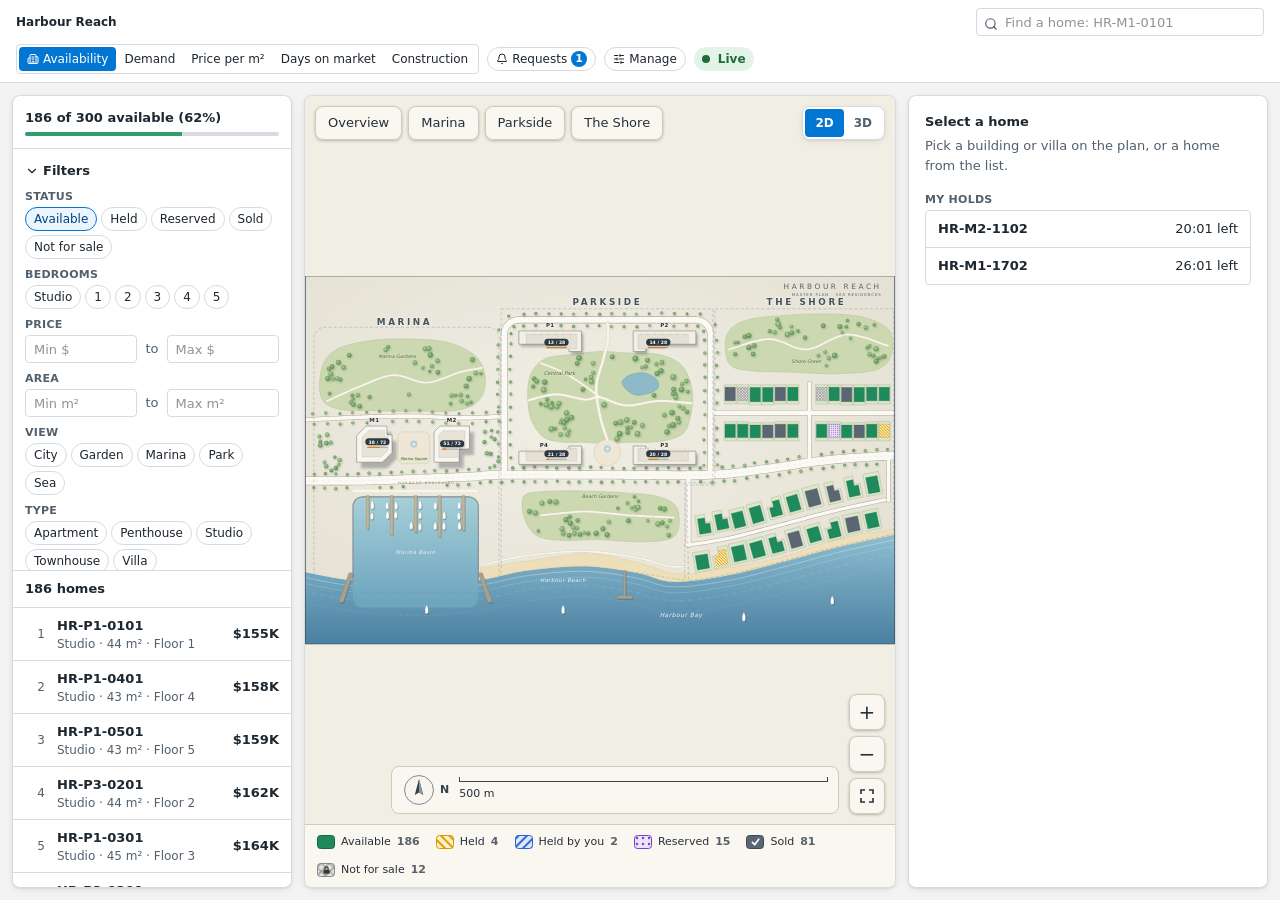
<file: index.html>
<!doctype html>
<html lang="en">
  <head>
    <meta charset="UTF-8" />
    <meta http-equiv="Content-Security-Policy" content="default-src 'self'; connect-src 'self' https://*.my.salesforce-sites.com; img-src 'self' data:; style-src 'self' 'unsafe-inline'" />
    <meta name="viewport" content="width=device-width, initial-scale=1" />
    <link rel="icon" href="data:," />
    <title>Harbour Reach master plan</title>
    <script type="module" crossorigin src="./assets/index-BiUIKADD.js"></script>
    <link rel="stylesheet" crossorigin href="./assets/index-BQdbvhyx.css">
  </head>
  <body>
    <div id="root"></div>
  </body>
</html>
</file>
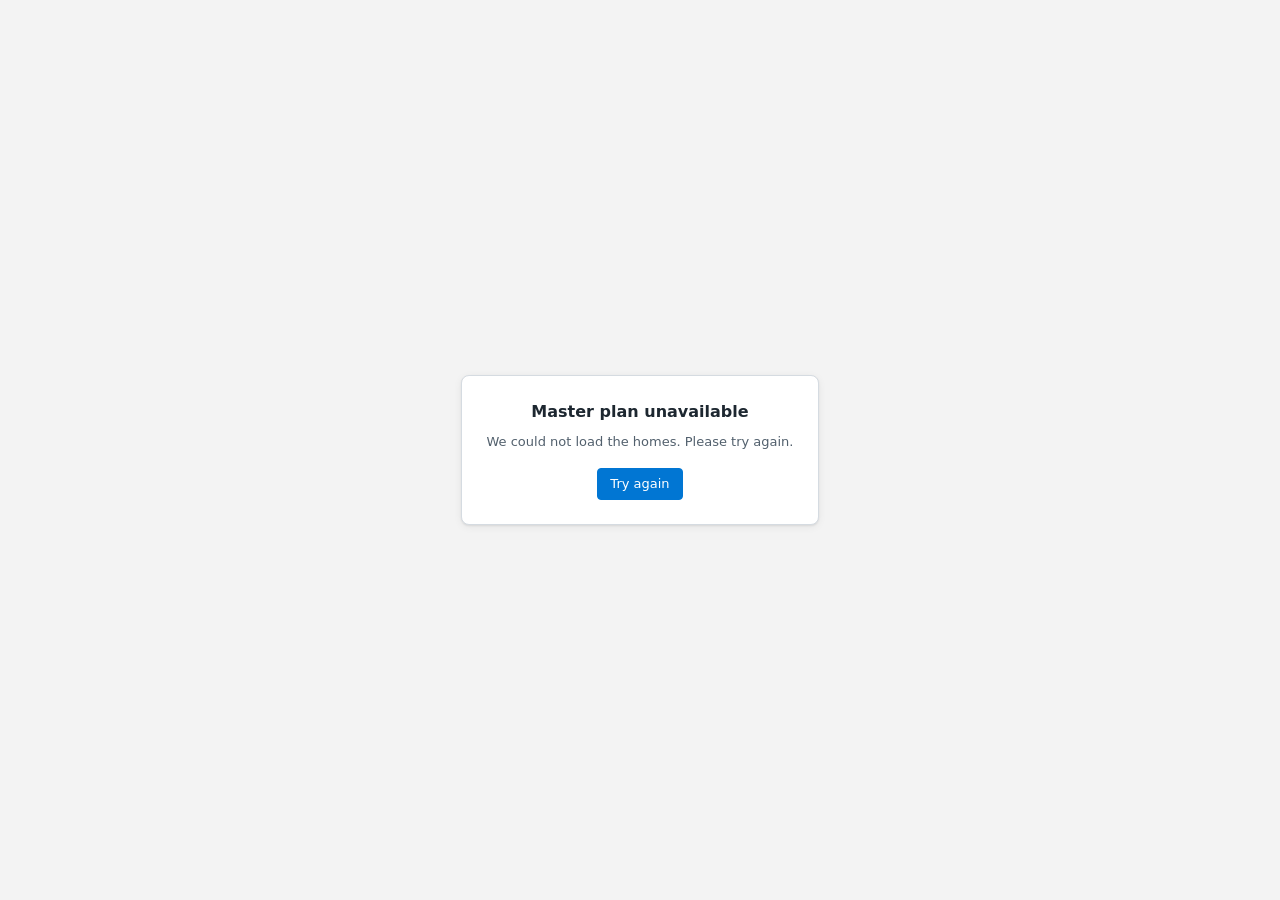
<file: guest/index.html>
<!doctype html>
<html lang="en">
  <head>
    <meta charset="UTF-8" />
    <meta http-equiv="Content-Security-Policy" content="default-src 'none'; script-src 'self'" />
    <meta name="viewport" content="width=device-width, initial-scale=1" />
    <title>Harbour Reach</title>
  </head>
  <body>
    <p><a href="../?placement=guest">Open the Harbour Reach homes</a></p>
    <script src="./redirect.js"></script>
  </body>
</html>
</file>
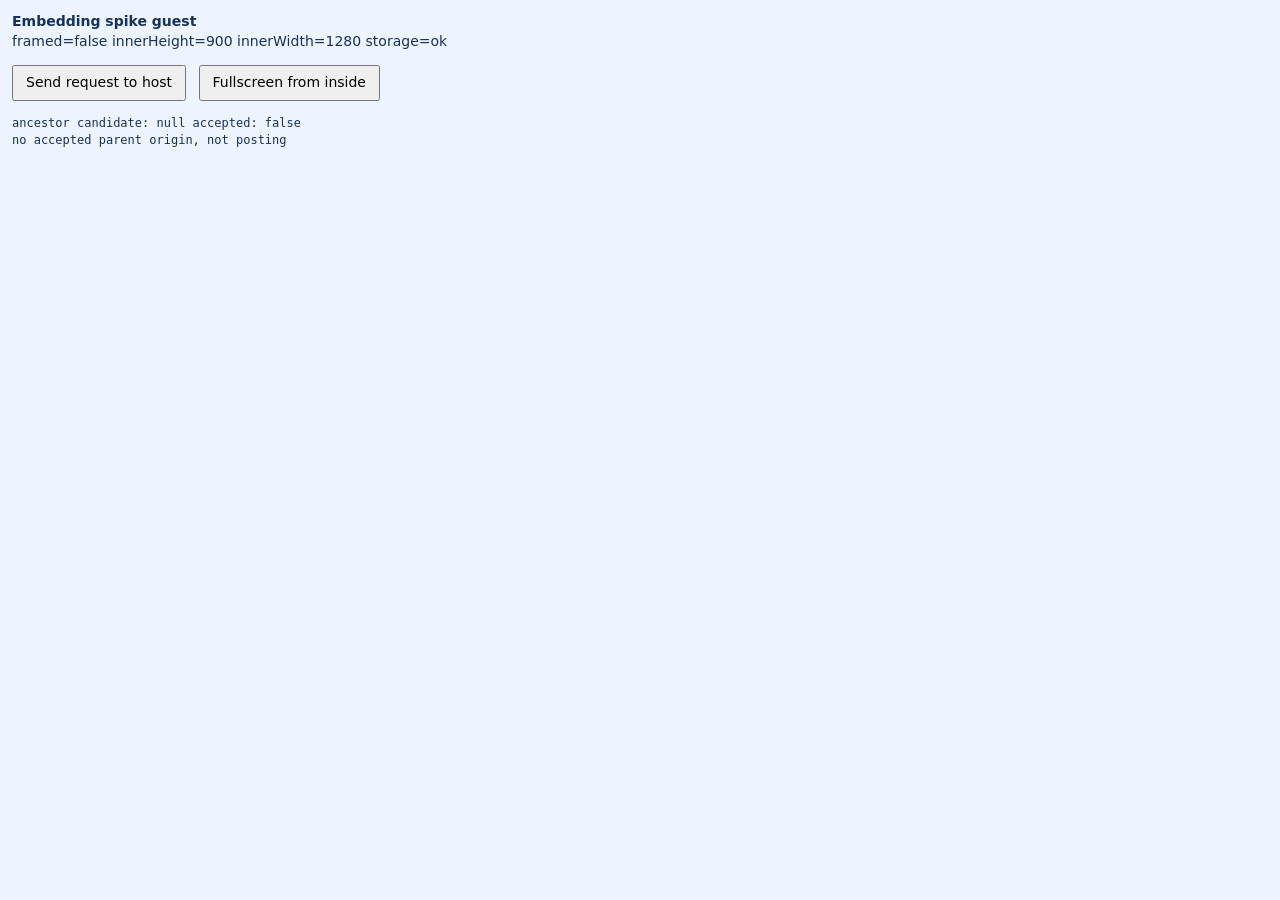
<file: spike/index.html>
<!doctype html>
<html lang="en">
<head>
<meta charset="utf-8">
<meta name="viewport" content="width=device-width, initial-scale=1">
<title>Embedding spike</title>
<style>
  html, body { margin: 0; height: 100%; }
  body { font: 14px/1.4 system-ui, sans-serif; background: #eef4ff; color: #16325c; padding: 12px; box-sizing: border-box; }
  button { font: inherit; padding: 6px 12px; margin-right: 8px; }
  #log { margin-top: 8px; font-family: ui-monospace, monospace; font-size: 12px; white-space: pre-wrap; }
</style>
</head>
<body>
<strong>Embedding spike guest</strong>
<div id="facts"></div>
<p>
  <button id="send">Send request to host</button>
  <button id="fs">Fullscreen from inside</button>
</p>
<div id="log"></div>
<script>
  const SF_ORIGIN = /^https:\/\/[a-z0-9-]+(--[a-z0-9-]+)?(\.[a-z0-9-]+)*\.(lightning\.force\.com|my\.salesforce\.com|salesforce-setup\.com)$/;
  const logEl = document.getElementById('log');
  const log = (m) => { logEl.textContent += m + '\n'; };

  let parentOrigin = null;
  try {
    const candidate = (location.ancestorOrigins && location.ancestorOrigins[0]) ||
      (document.referrer ? new URL(document.referrer).origin : null);
    if (candidate && SF_ORIGIN.test(candidate)) parentOrigin = candidate;
    log('ancestor candidate: ' + candidate + ' accepted: ' + !!parentOrigin);
  } catch (e) { log('origin detection failed: ' + e.message); }

  let storage = 'ok';
  try { localStorage.setItem('spike', '1'); localStorage.removeItem('spike'); } catch (e) { storage = 'blocked: ' + e.name; }

  const facts = () => {
    document.getElementById('facts').textContent =
      'framed=' + (window.parent !== window) + ' innerHeight=' + window.innerHeight +
      ' innerWidth=' + window.innerWidth + ' storage=' + storage;
  };
  facts();
  window.addEventListener('resize', facts);

  let seq = 0;
  const post = (type, payload, re) => {
    if (!parentOrigin) { log('no accepted parent origin, not posting'); return; }
    const msg = { v: 1, id: 'g' + (++seq), type, payload };
    if (re) msg.re = re;
    window.parent.postMessage(msg, parentOrigin);
    log('sent ' + JSON.stringify(msg));
  };

  window.addEventListener('message', (event) => {
    if (event.origin !== parentOrigin || event.source !== window.parent) {
      log('REJECTED message from ' + event.origin);
      return;
    }
    log('received ' + JSON.stringify(event.data));
    if (event.data && event.data.type === 'ping') post('pong', { echoed: event.data.payload }, event.data.id);
  });

  document.getElementById('send').addEventListener('click', () => post('echo', { at: Date.now() }));
  document.getElementById('fs').addEventListener('click', () => {
    document.documentElement.requestFullscreen().then(() => log('inner fullscreen ok'), (e) => log('inner fullscreen refused: ' + e.message));
  });

  post('hello', { app: 'spike' });
</script>
</body>
</html>
</file>
<file: assets/index-BQdbvhyx.css>
.guest-root{--g-brand: #07566d;position:relative;display:flex;flex-direction:column;flex:1;height:100%;min-height:0;min-width:0;background:#eef3f5;color:#1d2730;font-size:16px;line-height:1.35;overflow:hidden;touch-action:manipulation}.guest-root button,.guest-root input,.guest-root textarea{font:inherit}.g-top{display:flex;align-items:center;justify-content:space-between;gap:12px;padding:10px 16px;background:#fff;border-bottom:1px solid #d5dbe1}.g-title{min-width:0}.g-brand{margin:0;font-size:22px;font-weight:700;color:var(--g-brand);line-height:1.1}.g-sub{margin:2px 0 0;font-size:14px;color:#52606d}.g-count{margin:0;text-align:right;font-size:14px;color:#52606d;white-space:nowrap}.g-count b{display:block;font-size:26px;line-height:1;color:#1f6b3a}.g-offline{margin:0;padding:8px 16px;background:#fdf1d6;color:#6b3a00;font-size:14px;font-weight:600}.g-filter-toggle{display:inline-flex;align-items:center;justify-content:center;gap:8px;min-height:44px;margin:8px 16px 0;padding:0 18px;align-self:flex-start;border-radius:999px;border:2px solid #b6c0c9;background:#fff;color:#1d2730;font-weight:600;cursor:pointer}.g-filter-toggle[aria-expanded=true]{border-color:var(--g-brand);color:var(--g-brand)}.g-filters{display:flex;flex-wrap:wrap;align-items:center;gap:8px 20px;padding:8px 16px 10px;background:#fff;border-bottom:1px solid #d5dbe1}#guest-filter-panel[hidden]{display:none}#guest-filter-panel{max-height:52%;overflow-y:auto;flex:none}.g-group{display:flex;flex-wrap:wrap;align-items:center;gap:6px 8px}.g-glabel{font-size:14px;font-weight:700;color:#52606d;min-width:74px}.g-chip{min-height:44px;padding:0 16px;border-radius:999px;border:2px solid #b6c0c9;background:#fff;color:#1d2730;font-weight:600;cursor:pointer;white-space:nowrap}.g-chip[aria-pressed=true]{background:var(--g-brand);border-color:var(--g-brand);color:#fff}.g-chip.g-clear{border-color:transparent;background:#eef3f5;color:var(--g-brand)}.g-chip:focus-visible,.g-btn:focus-visible,.g-filter-toggle:focus-visible,.g-field input:focus-visible,.g-field textarea:focus-visible,.g-consent input:focus-visible{outline:3px solid #1b5fd1;outline-offset:2px}.g-main{position:relative;display:flex;flex-direction:column;flex:1;min-height:0;gap:8px;padding:8px}.g-main[data-wide=true]{flex-direction:row;gap:12px;padding:12px}.g-plan{position:relative;flex:1;min-width:0;min-height:0;overflow:hidden;background:#fff;border-radius:12px;box-shadow:0 1px 4px #0000001f}.g-empty{position:absolute;left:50%;top:12px;transform:translate(-50%);width:max-content;max-width:calc(100% - 24px);padding:10px 18px;border-radius:999px;background:#fdf1d6;color:#6b3a00;font-weight:700;box-shadow:0 2px 8px #0000002e;z-index:5;text-align:center}.g-card{flex:none;display:flex;flex-direction:column;gap:10px;padding:14px 16px 16px;max-height:58%;overflow-y:auto;background:#fff;border-radius:12px;box-shadow:0 1px 4px #0000001f;overscroll-behavior:contain}.g-card[data-wide=true]{width:400px;max-height:none}.g-card[data-form=true][data-wide=false]{position:absolute;inset:8px;z-index:20;max-height:none}.g-card-head{display:flex;align-items:flex-start;justify-content:space-between;gap:12px}.g-card h2{margin:0;font-size:20px;line-height:1.15}.g-card h3{margin:4px 0 0;font-size:17px}.g-code{margin:2px 0 0;font-size:14px;color:#52606d}.g-price{margin:0;font-size:30px;font-weight:700;line-height:1}.g-asof{margin:-4px 0 0;font-size:13px;color:#52606d}.g-facts{display:grid;grid-template-columns:repeat(3,1fr);gap:8px 12px;margin:0}.g-facts dt{font-size:13px;color:#52606d}.g-facts dd{margin:0;font-weight:700;overflow-wrap:anywhere}.g-badge{display:inline-flex;align-self:flex-start;padding:4px 14px;border-radius:999px;font-size:14px;font-weight:700}.g-badge.ok{background:#e3f3e8;color:#1f6b3a}.g-gone{padding:12px 14px;border-radius:12px;background:#fdf1d6;color:#6b3a00}.g-similar{display:flex;flex-direction:column;gap:6px;margin:0;padding:0;list-style:none}.g-similar .g-btn{width:100%;justify-content:space-between}.g-actions{display:flex;flex-wrap:wrap;gap:8px}.g-btn{display:inline-flex;align-items:center;justify-content:center;gap:8px;min-height:44px;min-width:44px;padding:0 18px;border-radius:999px;border:2px solid #b6c0c9;background:#fff;color:#1d2730;font-weight:700;cursor:pointer}.g-btn:active{background:#e7edf1}.g-btn.primary{background:var(--g-brand);border-color:var(--g-brand);color:#fff}.g-btn.primary:active{background:#054152}.g-btn:disabled{opacity:.7;cursor:default}.g-btn.g-icon{padding:0;flex:none}.g-thanks{margin:0;padding:12px 14px;border-radius:12px;background:#e3f3e8;color:#1f6b3a;font-weight:600}.g-shared{margin:0;font-size:14px;color:#52606d;overflow-wrap:anywhere}.g-form{display:flex;flex-direction:column;gap:10px;padding-top:4px;border-top:1px solid #d5dbe1}.g-field{display:flex;flex-direction:column;gap:4px}.g-field label{font-size:14px;font-weight:600}.g-field input,.g-field textarea{min-height:44px;padding:8px 12px;border-radius:8px;border:2px solid #b6c0c9;background:#fff;color:inherit;width:100%;box-sizing:border-box;font-size:16px}.g-field input[aria-invalid=true],.g-field textarea[aria-invalid=true]{border-color:#b3261e}.g-hint{margin:-4px 0 0;font-size:13px;color:#52606d}.g-err{margin:0;font-size:14px;font-weight:600;color:#b3261e}.g-hp{position:absolute;left:-9999px;width:1px;height:1px;opacity:0;pointer-events:none}.g-consent{display:flex;align-items:flex-start;gap:10px;min-height:44px;font-size:14px;cursor:pointer}.g-consent input{flex:none;width:24px;height:24px;margin:10px 0 0}.g-consent span{padding:10px 0}.g-send{align-self:stretch}.guest-root .plan-chip,.guest-root .plan-btn,.guest-root .plan-back{min-height:44px;min-width:44px;font-size:16px;padding:0 14px}.guest-root .plan-ctl .plan-btn{width:44px;height:44px;padding:0;font-size:24px}.guest-root .plan-legend-item{min-height:32px;font-size:14px;padding:4px 10px;pointer-events:none}.guest-root .plan-back kbd{display:none}.guest-root .plan-view-sw{inset:auto auto 52px 8px;padding:3px}.guest-root .plan-view-sw button{min-height:44px;min-width:56px;font-size:16px}.guest-root [data-testid=plan-3d-notice]{inset:auto 8px 108px;font-size:14px}@media(min-width:900px){.g-brand{font-size:28px}.g-top{padding:12px 24px}.g-filters{padding:8px 24px 10px}#guest-filter-panel{max-height:none}}.g-all{display:inline-flex;align-items:center;min-height:44px;margin-top:2px;font-size:15px;font-weight:600;color:var(--g-brand)}.g-all:focus-visible{outline:3px solid #1b5fd1;outline-offset:2px}.kiosk-root{--k-text: clamp(20px, 1.5vw, 28px);--k-small: clamp(18px, 1.2vw, 22px);--k-target: clamp(56px, 4.2vw, 76px);--k-brand: #07566d;position:relative;display:flex;flex-direction:column;height:100%;min-height:0;background:#eef3f5;color:#1d2730;font-size:var(--k-text);line-height:1.3;user-select:none;-webkit-user-select:none;touch-action:manipulation}.kiosk-root button{font:inherit}.k-top{display:flex;align-items:center;justify-content:space-between;gap:24px;padding:14px 132px 14px 28px;background:#fff;border-bottom:1px solid #d5dbe1}.k-brand{font-size:clamp(26px,2.2vw,40px);font-weight:700;color:var(--k-brand);margin:0;line-height:1.1}.k-sub{margin:2px 0 0;font-size:var(--k-small);color:#52606d}.k-count{margin:0;text-align:right;font-size:var(--k-small);color:#52606d}.k-count b{display:block;font-size:clamp(30px,2.6vw,48px);line-height:1;color:#1f6b3a}.k-main{display:flex;flex:1;min-height:0;gap:14px;padding:14px}.k-main.k-stack{flex-direction:column}.k-plan{position:relative;flex:1;min-width:0;min-height:0;overflow:hidden;background:#fff;border-radius:12px;box-shadow:0 1px 4px #0000001f}.k-card{flex:none;display:flex;flex-direction:column;gap:14px;padding:20px 22px;width:clamp(360px,27vw,520px);overflow-y:auto;background:#fff;border-radius:12px;box-shadow:0 1px 4px #0000001f}.k-stack .k-card{width:auto;max-height:46%}.k-card-head{display:flex;align-items:flex-start;justify-content:space-between;gap:12px}.k-card h2{margin:0;font-size:clamp(24px,1.9vw,34px);line-height:1.15}.k-code{margin:2px 0 0;font-size:var(--k-small);color:#52606d}.k-price{font-size:clamp(34px,3vw,54px);font-weight:700;line-height:1;margin:0;color:#1d2730}.k-facts{display:grid;grid-template-columns:repeat(3,1fr);gap:12px 16px;margin:0}.k-facts dt{font-size:var(--k-small);color:#52606d}.k-facts dd{margin:0;font-weight:700}.k-badge{display:inline-flex;align-items:center;gap:8px;align-self:flex-start;padding:6px 16px;border-radius:999px;font-size:var(--k-small);font-weight:700}.k-badge.ok{background:#e3f3e8;color:#1f6b3a}.k-badge.no{background:#e8ebee;color:#3f4955}.k-btn{display:inline-flex;align-items:center;justify-content:center;gap:10px;min-height:var(--k-target);min-width:var(--k-target);padding:0 28px;border-radius:999px;border:2px solid #b6c0c9;background:#fff;color:#1d2730;font-weight:700;cursor:pointer}.k-btn:active{background:#e7edf1}.k-btn.primary{background:#07566d;border-color:#07566d;color:#fff}.k-btn.primary:active{background:#054152}.k-btn:disabled{opacity:.7;cursor:default}.k-btn:focus-visible,.k-chip:focus-visible{outline:3px solid #1b5fd1;outline-offset:2px}.k-thanks{margin:0;padding:16px 18px;border-radius:12px;background:#e3f3e8;color:#1f6b3a;font-weight:600}.k-oops{margin:0;padding:16px 18px;border-radius:12px;background:#fdf1d6;color:#6b3a00;font-weight:600}.k-bar{display:flex;flex-wrap:wrap;align-items:center;gap:8px 22px;padding:10px 16px 12px;background:#fff;border-top:1px solid #d5dbe1}.k-group{display:flex;flex-wrap:wrap;align-items:center;gap:8px}.k-glabel{font-size:var(--k-small);font-weight:700;color:#52606d;margin-right:2px}.k-chip{min-height:var(--k-target);padding:0 clamp(14px,1.1vw,22px);border-radius:999px;border:2px solid #b6c0c9;background:#fff;color:#1d2730;font-size:var(--k-text);font-weight:600;cursor:pointer;white-space:nowrap}.k-chip[aria-pressed=true]{background:#07566d;border-color:#07566d;color:#fff}.k-chip.clear{border-color:transparent;background:#eef3f5;color:#07566d;margin-left:auto}.k-empty{position:absolute;left:50%;top:18px;transform:translate(-50%);padding:12px 22px;border-radius:999px;background:#fdf1d6;color:#6b3a00;font-weight:700;box-shadow:0 2px 8px #0000002e;z-index:5}.k-attract{position:absolute;inset:0;z-index:40;display:flex;flex-direction:column;align-items:center;justify-content:flex-end;gap:14px;padding-bottom:6vh;cursor:pointer;border:0;background:linear-gradient(to top,#073240f5,#073240cc,#07324000 70%);color:#fff;width:100%}.k-attract h2{margin:0;font-size:clamp(40px,4.4vw,84px);line-height:1.05;text-align:center}.k-attract p{margin:0;font-size:clamp(22px,1.9vw,36px);text-align:center;opacity:.95}.k-attract .k-cta{margin-top:10px;padding:18px 56px;border-radius:999px;background:#fff;color:#07566d;font-size:clamp(28px,2.6vw,48px);font-weight:800;animation:k-pulse 2.2s ease-in-out infinite}@keyframes k-pulse{0%,to{transform:scale(1);box-shadow:0 0 #ffffff8c}50%{transform:scale(1.04);box-shadow:0 0 0 22px #fff0}}@media(prefers-reduced-motion:reduce){.k-attract .k-cta{animation:none}}.k-rest{position:absolute;inset:0;z-index:60;display:grid;place-items:center;text-align:center;padding:40px;background:#07566d;color:#fff}.k-rest h2{margin:0 0 12px;font-size:clamp(36px,3.4vw,64px)}.k-rest p{margin:0;font-size:clamp(24px,2vw,38px)}.kiosk-root .plan-chip,.kiosk-root .plan-btn,.kiosk-root .plan-back{min-height:56px;min-width:56px;font-size:20px;padding:0 20px}.kiosk-root .plan-ctl .plan-btn{width:56px;height:56px;padding:0;font-size:30px}.kiosk-root .plan-legend-item{min-height:44px;font-size:20px;padding:6px 14px;pointer-events:none}.kiosk-root .plan-legend{gap:8px}.kiosk-root .plan-legend-item b{font-size:20px}.kiosk-root .plan-back kbd{display:none}.k-bar[data-hidden=true]{visibility:hidden}.kiosk-root .plan-view-sw{top:12px;right:12px;padding:4px}.kiosk-root .plan-view-sw button{min-height:56px;min-width:84px;font-size:24px}.kiosk-root [data-testid=plan-3d-notice]{top:88px;font-size:20px}.k-qr{position:absolute;right:28px;bottom:28px;display:flex;flex-direction:column;align-items:center;gap:8px;padding:12px 12px 10px;border-radius:16px;background:#fff;color:#07566d;font-size:var(--k-small);font-weight:700;box-shadow:0 2px 12px #0000004d}.k-qr img{display:block;width:clamp(176px,11vw,240px);height:auto;aspect-ratio:1}.plan-root{--plan-ink: #10202e;--plan-sel: #0a1a2a;--plan-cmp: #c2185b;--plan-focus: #0a6fe0;--plan-glow: #ffb400;--plan-panel: rgba(250, 248, 242, .94);--plan-line: #cfcab9;--plan-text: #26303a;position:relative;width:100%;height:100%;min-height:240px;overflow:hidden;background:#f1eee4;display:flex;flex-direction:column;font-family:Segoe UI,system-ui,Helvetica,Arial,sans-serif;color:var(--plan-text);container-type:inline-size;user-select:none;-webkit-user-select:none}.plan-level-building{background:#f4f2ea}.plan-bar{flex:none;padding:10px 10px 0}.plan-stage{position:relative;flex:1 1 0;min-height:0;overflow:hidden}.plan-svg{position:absolute;inset:0;width:100%;height:100%;display:block;touch-action:none;outline:none;cursor:grab}.plan-svg.is-panning{cursor:grabbing}.plan-static .plan-svg{pointer-events:none;cursor:default}.plan-svg text{font-family:inherit;user-select:none}.scene{animation:plan-in .28s ease-out}@keyframes plan-in{0%{opacity:0}to{opacity:1}}.unit,.bld{outline:none;cursor:pointer}.unit .hit{fill:transparent;stroke:transparent;stroke-width:8;stroke-linejoin:round;pointer-events:all}.hit-pad{fill:transparent;stroke:none;pointer-events:all;width:calc(max(var(--w),var(--min) * var(--upp))*1px);height:calc(max(var(--h),var(--min) * var(--upp))*1px);x:calc((var(--cx) - max(var(--w),var(--min) * var(--upp)) / 2) * 1px);y:calc((var(--cy) - max(var(--h),var(--min) * var(--upp)) / 2) * 1px)}.plot .lot{fill:#dce6c8;stroke:#98a285;stroke-width:.9;stroke-linejoin:round}.plot .body{stroke-width:.9;stroke-linejoin:round;transition:transform .12s;transform-box:fill-box;transform-origin:center}.plot:hover .body{transform:scale(1.12)}.plot:hover .lot{fill:#cfdcb6}.cell .body{stroke-width:.8}.cell:hover .body{stroke:var(--plan-ink);stroke-width:1.4}.cell text{font-weight:700;pointer-events:none}.cell .sub{font-weight:600}.cell .badge{font-weight:800}.unit[data-dim] .lot,.unit[data-dim] .body,.unit[data-dim] .cell-ink{opacity:.25}.unit:focus-visible .body,.unit:focus-visible .lot{stroke:var(--plan-focus);stroke-width:3}.cell:focus-visible .body{stroke:var(--plan-focus);stroke-width:2.6}.unit:focus-visible{filter:drop-shadow(0 0 3px var(--plan-focus))}.bld .bld-body{stroke-width:1.3;stroke-linejoin:round;transition:fill .15s}.bld:hover .bld-body{fill:#fff;stroke:var(--plan-ink);stroke-width:2}.bld:focus-visible .bld-body{stroke:var(--plan-focus);stroke-width:3.5}.bld:focus-visible{filter:drop-shadow(0 0 4px var(--plan-focus))}.sel-ring{fill:none;stroke:var(--plan-sel);stroke-width:2.6;stroke-linejoin:round;pointer-events:none;paint-order:stroke}.plot .sel-ring{stroke-width:3;filter:drop-shadow(0 0 2px #fff)}.cmp-ring{fill:none;stroke:var(--plan-cmp);stroke-width:2.2;stroke-dasharray:5 3;stroke-linejoin:round;pointer-events:none}.glow-ring{fill:none;stroke:var(--plan-glow);stroke-width:3;stroke-linejoin:round;pointer-events:none;animation:plan-glow 1.4s ease-in-out infinite}@keyframes plan-glow{0%,to{stroke-opacity:1;stroke-width:2.4}50%{stroke-opacity:.35;stroke-width:5}}.flash-ring{fill:none;stroke:var(--plan-glow);stroke-width:3;pointer-events:none;transform-box:fill-box;transform-origin:center;animation:plan-flash .9s ease-out forwards}@keyframes plan-flash{0%{transform:scale(1);opacity:1}to{transform:scale(1.9);opacity:0}}.ghost{pointer-events:none;animation:plan-ghost .8s ease-out forwards}@keyframes plan-ghost{0%{opacity:1}to{opacity:0}}.rank circle{fill:#10202e;stroke:#fff;stroke-width:1.2}.rank text{fill:#fff;font-weight:800;text-anchor:middle}.plan-top{position:absolute;top:10px;left:10px;right:10px;display:flex;justify-content:flex-start;pointer-events:none}.plan-top>*{pointer-events:auto}.plan-zones{display:flex;gap:6px;flex-wrap:wrap}.plan-chip,.plan-btn{font:inherit;font-size:13px;color:var(--plan-text);background:var(--plan-panel);border:1px solid var(--plan-line);border-radius:8px;padding:6px 12px;cursor:pointer;box-shadow:0 1px 3px #00000040;user-select:none}.plan-chip:hover,.plan-btn:hover,.plan-legend-item:hover{background:#fff;border-color:#8a96a0}.plan-chip:focus-visible,.plan-btn:focus-visible,.plan-legend-item:focus-visible{outline:2px solid var(--plan-focus);outline-offset:2px}.plan-back{display:inline-flex;gap:8px;align-items:center;font-weight:600}.plan-back kbd{font:inherit;font-size:11px;padding:0 5px;border:1px solid var(--plan-line);border-radius:4px;color:#55616c}.plan-ctl{position:absolute;right:10px;bottom:10px;display:flex;flex-direction:column;gap:6px}.plan-ctl .plan-btn{width:36px;height:36px;padding:0;font-size:20px;line-height:1;display:grid;place-items:center}.plan-furniture{position:absolute;right:56px;bottom:10px;display:flex;align-items:center;gap:10px;padding:6px 10px;background:var(--plan-panel);border-radius:8px;border:1px solid var(--plan-line);pointer-events:none;font-size:11px}.plan-n{margin-left:-6px;font-weight:700;color:#33414d}.plan-scale{display:flex;flex-direction:column;gap:2px}.plan-scale-bar{height:5px;border:1px solid #3d4650;border-top:0;width:80px}.plan-legend{flex:none;display:flex;flex-wrap:wrap;gap:2px 4px;padding:5px 8px;background:var(--plan-panel);border-top:1px solid var(--plan-line)}.plan-legend-item{display:inline-flex;align-items:center;gap:6px;font:inherit;font-size:12px;color:var(--plan-text);background:transparent;border:1px solid transparent;border-radius:6px;padding:3px 7px;cursor:pointer}.plan-legend-item b{font-weight:700;color:#55616c;font-variant-numeric:tabular-nums}.plan-tip{position:absolute;left:0;top:0;pointer-events:none;background:#1e2a35;color:#fff;font-size:12px;padding:4px 8px;border-radius:6px;white-space:nowrap;box-shadow:0 2px 6px #00000059;z-index:3}.plan-tip[hidden]{display:none}@container (max-width: 700px){.plan-legend{padding:4px 6px}.plan-legend-item{padding:2px 5px;font-size:11px}}@container (max-width: 520px){.plan-chip{padding:5px 9px;font-size:12px}.plan-furniture{display:none}}@media(prefers-reduced-motion:reduce){.scene,.glow-ring,.flash-ring,.ghost{animation:none}.glow-ring{stroke-opacity:1}.flash-ring,.ghost{display:none}.plot .body{transition:none}}.wb-root{flex:1 1 0;min-height:0;container-type:size;background:#0d1923;color:#f3f6f8}.wb-frame{--u: max(8px, min(100cqw / 96, 100cqh / 54));--ink: #f3f6f8;--dim: #a9bccb;--panel: #152a3b;--edge: #25405a;--available: #46d79b;--held: #f5be4e;--reserved: #c4a3f7;--sold: #aab6c2;width:100%;height:100%;box-sizing:border-box;display:flex;flex-direction:column;gap:calc(var(--u) * .9);padding:calc(var(--u) * 1) calc(var(--u) * 1.3) calc(var(--u) * 1.1);font-size:calc(var(--u) * 1.1);line-height:1.25}.wb-frame h1,.wb-frame h2,.wb-frame p,.wb-frame ul{margin:0;padding:0}.wb-frame ul{list-style:none}.wb-head{display:flex;align-items:center;justify-content:space-between}.wb-head h1{font-size:calc(var(--u) * 1.9);font-weight:600;letter-spacing:.01em}.wb-head h1 span{margin-left:calc(var(--u) * .8);font-size:calc(var(--u) * 1.3);font-weight:400;color:var(--dim)}.wb-live{display:flex;align-items:center;gap:calc(var(--u) * .6);font-size:calc(var(--u) * 1.3);color:var(--dim)}.wb-live i{width:calc(var(--u) * .7);height:calc(var(--u) * .7);border-radius:50%;background:var(--available);animation:wb-pulse 2.4s ease-in-out infinite}.wb-live b{margin-left:calc(var(--u) * .8);font-size:calc(var(--u) * 1.9);font-weight:600;color:var(--ink)}.wb-live.wb-off{color:var(--held)}.wb-live.wb-off i{background:var(--held);animation:none}.wb-kpis{display:grid;grid-template-columns:repeat(4,1fr);gap:calc(var(--u) * .9)}.wb-kpi{background:var(--panel);border:1px solid var(--edge);border-top:calc(var(--u) * .3) solid var(--accent, var(--edge));border-radius:calc(var(--u) * .5);padding:calc(var(--u) * .7) calc(var(--u) * 1.1) calc(var(--u) * .6);min-width:0}.wb-available{--accent: var(--available)}.wb-held{--accent: var(--held)}.wb-reserved{--accent: var(--reserved)}.wb-value{--accent: var(--ink)}.wb-kpi-label{font-size:calc(var(--u) * 1.2);font-weight:600;letter-spacing:.08em;text-transform:uppercase;color:var(--dim)}.wb-kpi-value{font-size:calc(var(--u) * 5.6);font-weight:700;line-height:1.05;color:var(--accent);white-space:nowrap}.wb-kpi-sub{font-size:calc(var(--u) * 1.1);color:var(--dim);white-space:nowrap;overflow:hidden;text-overflow:ellipsis}.wb-main{flex:1 1 0;min-height:0;display:flex;gap:calc(var(--u) * .9)}.wb-plan{flex:1 1 0;min-width:0;position:relative;overflow:hidden;border-radius:calc(var(--u) * .5);border:1px solid var(--edge);background:#f7f4ec}.wb-side{flex:0 0 31%;min-width:0;display:flex;flex-direction:column;gap:calc(var(--u) * .9)}.wb-panel{background:var(--panel);border:1px solid var(--edge);border-radius:calc(var(--u) * .5);padding:calc(var(--u) * .8) calc(var(--u) * 1.1);min-height:0;overflow:hidden}.wb-panel h2{font-size:calc(var(--u) * 1.3);font-weight:600;letter-spacing:.08em;text-transform:uppercase;color:var(--dim);margin-bottom:calc(var(--u) * .5)}.wb-panel h2 span{margin-left:calc(var(--u) * .5);font-weight:400;letter-spacing:.02em;text-transform:none}.wb-empty{font-size:calc(var(--u) * 1.5);color:var(--dim);padding:calc(var(--u) * .6) 0}.wb-more{font-size:calc(var(--u) * 1.1);color:var(--dim)}.wb-ending{flex:0 0 auto}.wb-ending li{display:flex;align-items:baseline;gap:calc(var(--u) * .8);padding:calc(var(--u) * .25) 0;border-bottom:1px solid var(--edge)}.wb-ending li:last-child{border-bottom:0}.wb-code{font-size:calc(var(--u) * 1.6);font-weight:700}.wb-holder{flex:1;min-width:0;font-size:calc(var(--u) * 1.2);color:var(--dim);white-space:nowrap;overflow:hidden;text-overflow:ellipsis}.wb-left{font-size:calc(var(--u) * 2.2);font-weight:700;color:var(--held)}.wb-urgent .wb-left{color:#ff8f7a}.wb-ticker{flex:1 1 0;display:flex;flex-direction:column}.wb-ticker ul{flex:1;min-height:0;overflow:hidden}.wb-ticker li{display:flex;align-items:baseline;gap:calc(var(--u) * .7);padding:calc(var(--u) * .42) 0;border-bottom:1px solid var(--edge);animation:wb-in .7s ease-out}.wb-dot{flex:0 0 auto;width:calc(var(--u) * .7);height:calc(var(--u) * .7);border-radius:50%;background:var(--sold);align-self:center}.wb-tone-available .wb-dot{background:var(--available)}.wb-tone-held .wb-dot{background:var(--held)}.wb-tone-reserved .wb-dot{background:var(--reserved)}.wb-line{flex:1;min-width:0;font-size:calc(var(--u) * 1.5);overflow-wrap:anywhere}.wb-line b{font-weight:700}.wb-time{flex:0 0 auto;font-size:calc(var(--u) * 1.15);color:var(--dim)}body:has(.wb-root) [aria-live=polite]>div{display:none}@keyframes wb-in{0%{opacity:0;transform:translateY(calc(var(--u) * -.6))}to{opacity:1;transform:none}}@keyframes wb-pulse{0%,to{opacity:1}50%{opacity:.35}}@media(prefers-reduced-motion:reduce){.wb-live i,.wb-ticker li{animation:none}}.wb-plan{display:flex;flex-direction:column}.wb-plan-view{flex:1 1 0;min-height:0;position:relative}.wb-plan-view>*{position:absolute;inset:0}.wb-legend{display:flex;flex-wrap:wrap;gap:calc(var(--u) * .4) calc(var(--u) * 1.6);padding:calc(var(--u) * .6) calc(var(--u) * 1) calc(var(--u) * .6);background:#101f2b;border-top:1px solid var(--edge);font-size:calc(var(--u) * 1.25);color:var(--dim)}.wb-legend li{display:flex;align-items:center;gap:calc(var(--u) * .5)}.wb-legend b{color:var(--ink);font-size:calc(var(--u) * 1.4)}.wb-sw{width:calc(var(--u) * 1.1);height:calc(var(--u) * 1.1);border-radius:3px;background:#1f8a5b;border:1px solid rgb(255 255 255 / .25)}.wb-sw-held{background:repeating-linear-gradient(45deg,#fff0c6 0 3px,#d99a00 3px 5px)}.wb-sw-reserved{background:radial-gradient(#7440c4 1.2px,#eee1fb 1.6px) 0 0 / 5px 5px}.wb-sw-sold{background:#5b6674}.wb-sw-off-sale{background:#e6e3dc}@layer properties{@supports (((-webkit-hyphens:none)) and (not (margin-trim:block))) or ((-moz-orient:inline) and (not (color:rgb(from red r g b)))){*,:before,:after,::backdrop{--tw-rotate-x:initial;--tw-rotate-y:initial;--tw-rotate-z:initial;--tw-skew-x:initial;--tw-skew-y:initial;--tw-divide-y-reverse:0;--tw-border-style:solid;--tw-font-weight:initial;--tw-shadow:0 0 #0000;--tw-shadow-color:initial;--tw-shadow-alpha:100%;--tw-inset-shadow:0 0 #0000;--tw-inset-shadow-color:initial;--tw-inset-shadow-alpha:100%;--tw-ring-color:initial;--tw-ring-shadow:0 0 #0000;--tw-inset-ring-color:initial;--tw-inset-ring-shadow:0 0 #0000;--tw-ring-inset:initial;--tw-ring-offset-width:0px;--tw-ring-offset-color:#fff;--tw-ring-offset-shadow:0 0 #0000;--tw-outline-style:solid;--tw-blur:initial;--tw-brightness:initial;--tw-contrast:initial;--tw-grayscale:initial;--tw-hue-rotate:initial;--tw-invert:initial;--tw-opacity:initial;--tw-saturate:initial;--tw-sepia:initial;--tw-drop-shadow:initial;--tw-drop-shadow-color:initial;--tw-drop-shadow-alpha:100%;--tw-drop-shadow-size:initial;--tw-ease:initial;--tw-tracking:initial}}}@layer theme{:root,:host{--font-sans:"Segoe UI", system-ui, -apple-system, Helvetica, Arial, sans-serif;--font-mono:ui-monospace, SFMono-Regular, Menlo, Monaco, Consolas, "Liberation Mono", "Courier New", monospace;--color-black:#000;--color-white:#fff;--spacing:.25rem;--container-sm:24rem;--text-xs:11px;--text-xs--line-height:16px;--text-sm:12px;--text-sm--line-height:16px;--text-base:13px;--text-base--line-height:20px;--text-lg:16px;--text-lg--line-height:24px;--text-xl:20px;--text-xl--line-height:28px;--font-weight-normal:400;--font-weight-medium:500;--font-weight-semibold:600;--font-weight-bold:700;--tracking-wide:.025em;--radius-sm:4px;--radius-md:8px;--ease-in:cubic-bezier(.4, 0, 1, 1);--ease-out:cubic-bezier(0, 0, .2, 1);--animate-spin:spin 1s linear infinite;--default-transition-duration:.15s;--default-transition-timing-function:cubic-bezier(.4, 0, .2, 1);--default-font-family:var(--font-sans);--default-mono-font-family:var(--font-mono);--color-ink:#1d2730;--color-ink-soft:#52606d;--color-surface:#fff;--color-surface-alt:#f3f5f7;--color-line:#d5dbe1;--color-brand-strong:#07566d;--color-focus:#1b5fd1;--color-st-available:#2f9e6b;--color-st-held:#e0a21b;--color-st-off-sale:#b7c0c9;--color-warn:#8f4a00;--color-danger:#c0392b;--color-primary:#0176d3;--color-primary-strong:#014486;--color-primary-soft:#eaf5fe;--color-amber-soft:#fdf1d6;--color-danger-soft:#fdecea;--color-ok:#1f6b3a;--color-ok-soft:#e3f3e8;--color-chrome:#f3f3f3;--shadow-panel:0 1px 2px #00000014, 0 2px 8px #0000000f;--shadow-pop:0 4px 16px #00000029}}@layer base{*,:after,:before,::backdrop{box-sizing:border-box;border:0 solid;margin:0;padding:0}::file-selector-button{box-sizing:border-box;border:0 solid;margin:0;padding:0}html,:host{-webkit-text-size-adjust:100%;tab-size:4;line-height:1.5;font-family:var(--default-font-family,-apple-system, BlinkMacSystemFont, "Segoe UI", Roboto, "Helvetica Neue", "Noto Sans", Arial, sans-serif, "Apple Color Emoji", "Segoe UI Emoji", "Segoe UI Symbol", "Noto Color Emoji");font-feature-settings:var(--default-font-feature-settings,normal);font-variation-settings:var(--default-font-variation-settings,normal);-webkit-tap-highlight-color:transparent}hr{height:0;color:inherit;border-top-width:1px}abbr:where([title]){-webkit-text-decoration:underline dotted;text-decoration:underline dotted}h1,h2,h3,h4,h5,h6{font-size:inherit;font-weight:inherit}a{color:inherit;-webkit-text-decoration:inherit;text-decoration:inherit}b,strong{font-weight:bolder}code,kbd,samp,pre{font-family:var(--default-mono-font-family,ui-monospace, SFMono-Regular, Menlo, Monaco, Consolas, "Liberation Mono", "Courier New", monospace);font-feature-settings:var(--default-mono-font-feature-settings,normal);font-variation-settings:var(--default-mono-font-variation-settings,normal);font-size:1em}small{font-size:80%}sub,sup{vertical-align:baseline;font-size:75%;line-height:0;position:relative}sub{bottom:-.25em}sup{top:-.5em}table{text-indent:0;border-color:inherit;border-collapse:collapse}:-moz-focusring:where(:not(iframe)){outline:auto}progress{vertical-align:baseline}summary{display:list-item}ol,ul,menu{list-style:none}img,svg,video,canvas,audio,iframe,embed,object{vertical-align:middle;display:block}img,video{max-width:100%;height:auto}button,input,select,optgroup,textarea{font:inherit;font-feature-settings:inherit;font-variation-settings:inherit;letter-spacing:inherit;color:inherit;opacity:1;background-color:#0000;border-radius:0}::file-selector-button{font:inherit;font-feature-settings:inherit;font-variation-settings:inherit;letter-spacing:inherit;color:inherit;opacity:1;background-color:#0000;border-radius:0}:where(select:is([multiple],[size])) optgroup{font-weight:bolder}:where(select:is([multiple],[size])) optgroup option{padding-inline-start:20px}::file-selector-button{margin-inline-end:4px}::placeholder{opacity:1}@supports (not ((-webkit-appearance:-apple-pay-button))) or (contain-intrinsic-size:1px){::placeholder{color:currentColor}@supports (color:color-mix(in lab,red,red)){::placeholder{color:color-mix(in oklab,currentcolor 50%,transparent)}}}textarea{resize:vertical}::-webkit-search-decoration{-webkit-appearance:none}::-webkit-date-and-time-value{min-height:1lh;text-align:inherit}::-webkit-datetime-edit{display:inline-flex}::-webkit-datetime-edit-fields-wrapper{padding:0}::-webkit-datetime-edit{padding-block:0}::-webkit-datetime-edit-year-field{padding-block:0}::-webkit-datetime-edit-month-field{padding-block:0}::-webkit-datetime-edit-day-field{padding-block:0}::-webkit-datetime-edit-hour-field{padding-block:0}::-webkit-datetime-edit-minute-field{padding-block:0}::-webkit-datetime-edit-second-field{padding-block:0}::-webkit-datetime-edit-millisecond-field{padding-block:0}::-webkit-datetime-edit-meridiem-field{padding-block:0}::-webkit-calendar-picker-indicator{line-height:1}:-moz-ui-invalid{box-shadow:none}button,input:where([type=button],[type=reset],[type=submit]){appearance:button}::file-selector-button{appearance:button}::-webkit-inner-spin-button{height:auto}::-webkit-outer-spin-button{height:auto}[hidden]:where(:not([hidden=until-found])){display:none!important}}@layer components{.btn{height:calc(var(--spacing) * 8);cursor:pointer;justify-content:center;align-items:center;gap:calc(var(--spacing) * 2);border-radius:var(--radius-sm);border-style:var(--tw-border-style);border-width:1px;border-color:var(--color-line);background-color:var(--color-surface);padding-inline:calc(var(--spacing) * 3);--tw-font-weight:var(--font-weight-medium);font-weight:var(--font-weight-medium);color:var(--color-ink);display:inline-flex}.btn:hover:not(:disabled){background-color:var(--color-surface-alt)}.btn:disabled{cursor:not-allowed;opacity:.55}.btn-primary{border-color:var(--color-primary);background-color:var(--color-primary);color:var(--color-white)}.btn-primary:hover:not(:disabled){border-color:var(--color-primary-strong);background-color:var(--color-primary-strong)}.btn-sm{height:calc(var(--spacing) * 6);padding-inline:calc(var(--spacing) * 2);font-size:var(--text-sm);line-height:var(--tw-leading,var(--text-sm--line-height))}.link{cursor:pointer;border-style:var(--tw-border-style);--tw-font-weight:var(--font-weight-medium);font-weight:var(--font-weight-medium);color:var(--color-primary);background-color:#0000;border-width:0;padding:0;text-decoration-line:underline}.chip{height:calc(var(--spacing) * 6);cursor:pointer;align-items:center;gap:var(--spacing);border-style:var(--tw-border-style);border-width:1px;border-color:var(--color-line);background-color:var(--color-surface);padding-inline:calc(var(--spacing) * 2);font-size:var(--text-sm);line-height:var(--tw-leading,var(--text-sm--line-height));white-space:nowrap;color:var(--color-ink);border-radius:2147483647px;display:inline-flex}.chip:hover{background-color:var(--color-surface-alt)}.chip[aria-pressed=true],.chip.on{border-color:var(--color-primary);background-color:var(--color-primary-soft);color:var(--color-primary-strong)}.field{height:calc(var(--spacing) * 7);border-radius:var(--radius-sm);border-style:var(--tw-border-style);border-width:1px;border-color:var(--color-line);background-color:var(--color-surface);width:100%;min-width:0;padding-inline:calc(var(--spacing) * 2);color:var(--color-ink)}.label{margin-bottom:calc(var(--spacing) * .5);font-size:var(--text-xs);line-height:var(--tw-leading,var(--text-xs--line-height));--tw-font-weight:var(--font-weight-semibold);font-weight:var(--font-weight-semibold);--tw-tracking:var(--tracking-wide);letter-spacing:var(--tracking-wide);color:var(--color-ink-soft);text-transform:uppercase;display:block}.panel{border-radius:var(--radius-md);border-style:var(--tw-border-style);border-width:1px;border-color:var(--color-line);background-color:var(--color-surface);--tw-shadow:0 1px 2px var(--tw-shadow-color,#00000014), 0 2px 8px var(--tw-shadow-color,#0000000f);box-shadow:var(--tw-inset-shadow),var(--tw-inset-ring-shadow),var(--tw-ring-offset-shadow),var(--tw-ring-shadow),var(--tw-shadow)}}@layer utilities{.pointer-events-auto{pointer-events:auto}.pointer-events-none{pointer-events:none}.invisible{visibility:hidden}.visible{visibility:visible}.sr-only{clip-path:inset(50%);white-space:nowrap;border-width:0;width:1px;height:1px;margin:-1px;padding:0;position:absolute;overflow:hidden}.absolute{position:absolute}.fixed{position:fixed}.relative{position:relative}.static{position:static}.sticky{position:sticky}.inset-0{inset:0}.top-0{top:0}.top-2\.5{top:calc(var(--spacing) * 2.5)}.top-8{top:calc(var(--spacing) * 8)}.top-9{top:calc(var(--spacing) * 9)}.top-12{top:calc(var(--spacing) * 12)}.top-14{top:calc(var(--spacing) * 14)}.top-\[9px\]{top:9px}.right-0{right:0}.right-2\.5{right:calc(var(--spacing) * 2.5)}.right-4{right:calc(var(--spacing) * 4)}.left-0{left:0}.left-2{left:calc(var(--spacing) * 2)}.z-10{z-index:10}.z-30{z-index:30}.z-50{z-index:50}.z-\[70\]{z-index:70}.order-3{order:3}.container{width:100%}@media(min-width:40rem){.container{max-width:40rem}}@media(min-width:48rem){.container{max-width:48rem}}@media(min-width:64rem){.container{max-width:64rem}}@media(min-width:80rem){.container{max-width:80rem}}@media(min-width:96rem){.container{max-width:96rem}}.m-0{margin:0}.mt-0\.5{margin-top:calc(var(--spacing) * .5)}.mt-1{margin-top:var(--spacing)}.mt-2{margin-top:calc(var(--spacing) * 2)}.mt-3{margin-top:calc(var(--spacing) * 3)}.mt-\[3px\]{margin-top:3px}.-mr-1{margin-right:calc(var(--spacing) * -1)}.mr-1{margin-right:var(--spacing)}.mr-3{margin-right:calc(var(--spacing) * 3)}.\!mb-0{margin-bottom:0!important}.mb-1{margin-bottom:var(--spacing)}.mb-2{margin-bottom:calc(var(--spacing) * 2)}.mb-4{margin-bottom:calc(var(--spacing) * 4)}.ml-2{margin-left:calc(var(--spacing) * 2)}.block{display:block}.flex{display:flex}.grid{display:grid}.hidden{display:none}.inline{display:inline}.inline-block{display:inline-block}.inline-flex{display:inline-flex}.table{display:table}.\!h-6{height:calc(var(--spacing) * 6)!important}.h-1{height:var(--spacing)}.h-2{height:calc(var(--spacing) * 2)}.h-3{height:calc(var(--spacing) * 3)}.h-5{height:calc(var(--spacing) * 5)}.h-6{height:calc(var(--spacing) * 6)}.h-7{height:calc(var(--spacing) * 7)}.h-20{height:calc(var(--spacing) * 20)}.h-40{height:calc(var(--spacing) * 40)}.h-120{height:calc(var(--spacing) * 120)}.h-868{height:calc(var(--spacing) * 868)}.h-full{height:100%}.max-h-56{max-height:calc(var(--spacing) * 56)}.max-h-64{max-height:calc(var(--spacing) * 64)}.max-h-80{max-height:calc(var(--spacing) * 80)}.max-h-\[38\%\]{max-height:38%}.max-h-\[44\%\]{max-height:44%}.max-h-\[60\%\]{max-height:60%}.max-h-\[calc\(100vh-24px\)\]{max-height:calc(100vh - 24px)}.min-h-0{min-height:0}.min-h-6{min-height:calc(var(--spacing) * 6)}.min-h-\[420px\]{min-height:420px}.\!w-16{width:calc(var(--spacing) * 16)!important}.\!w-64{width:calc(var(--spacing) * 64)!important}.\!w-auto{width:auto!important}.w-2{width:calc(var(--spacing) * 2)}.w-4{width:calc(var(--spacing) * 4)}.w-5{width:calc(var(--spacing) * 5)}.w-6{width:calc(var(--spacing) * 6)}.w-7{width:calc(var(--spacing) * 7)}.w-24{width:calc(var(--spacing) * 24)}.w-28{width:calc(var(--spacing) * 28)}.w-32{width:calc(var(--spacing) * 32)}.w-52{width:calc(var(--spacing) * 52)}.w-56{width:calc(var(--spacing) * 56)}.w-72{width:calc(var(--spacing) * 72)}.w-80{width:calc(var(--spacing) * 80)}.w-\[280px\]{width:280px}.w-\[300px\]{width:300px}.w-\[340px\]{width:340px}.w-\[360px\]{width:360px}.w-\[min\(24rem\,calc\(100vw-2rem\)\)\]{width:min(24rem,100vw - 2rem)}.w-\[min\(300px\,calc\(100vw-16px\)\)\]{width:min(300px,100vw - 16px)}.w-\[min\(340px\,calc\(100vw-32px\)\)\]{width:min(340px,100vw - 32px)}.w-full{width:100%}.max-w-\[calc\(100vw-24px\)\]{max-width:calc(100vw - 24px)}.max-w-full{max-width:100%}.max-w-sm{max-width:var(--container-sm)}.min-w-0{min-width:0}.min-w-4{min-width:calc(var(--spacing) * 4)}.min-w-9{min-width:calc(var(--spacing) * 9)}.min-w-14{min-width:calc(var(--spacing) * 14)}.flex-1{flex:1}.shrink-0{flex-shrink:0}.grow{flex-grow:1}.basis-48{flex-basis:calc(var(--spacing) * 48)}.basis-60{flex-basis:calc(var(--spacing) * 60)}.border-collapse{border-collapse:collapse}.-rotate-90{rotate:-90deg}.transform{transform:var(--tw-rotate-x, ) var(--tw-rotate-y, ) var(--tw-rotate-z, ) var(--tw-skew-x, ) var(--tw-skew-y, )}.animate-spin{animation:var(--animate-spin)}.cursor-default{cursor:default}.cursor-pointer{cursor:pointer}.resize{resize:both}.list-none{list-style-type:none}.grid-cols-2{grid-template-columns:repeat(2,minmax(0,1fr))}.grid-cols-3{grid-template-columns:repeat(3,minmax(0,1fr))}.grid-cols-\[max-content_minmax\(0\,1fr\)\]{grid-template-columns:max-content minmax(0,1fr)}.grid-rows-\[auto_minmax\(0\,1fr\)\]{grid-template-rows:auto minmax(0,1fr)}.flex-col{flex-direction:column}.flex-wrap{flex-wrap:wrap}.place-items-center{place-items:center}.content-start{align-content:flex-start}.items-baseline{align-items:baseline}.items-center{align-items:center}.items-end{align-items:flex-end}.items-start{align-items:flex-start}.justify-between{justify-content:space-between}.justify-center{justify-content:center}.justify-end{justify-content:flex-end}.gap-0\.5{gap:calc(var(--spacing) * .5)}.gap-1{gap:var(--spacing)}.gap-2{gap:calc(var(--spacing) * 2)}.gap-3{gap:calc(var(--spacing) * 3)}.gap-4{gap:calc(var(--spacing) * 4)}.gap-x-3{column-gap:calc(var(--spacing) * 3)}.gap-x-4{column-gap:calc(var(--spacing) * 4)}.gap-x-6{column-gap:calc(var(--spacing) * 6)}.gap-y-1{row-gap:var(--spacing)}.gap-y-2{row-gap:calc(var(--spacing) * 2)}.gap-y-3{row-gap:calc(var(--spacing) * 3)}:where(.divide-y>:not(:last-child)){--tw-divide-y-reverse:0;border-bottom-style:var(--tw-border-style);border-top-style:var(--tw-border-style);border-top-width:calc(1px * var(--tw-divide-y-reverse));border-bottom-width:calc(1px * calc(1 - var(--tw-divide-y-reverse)))}:where(.divide-line>:not(:last-child)){border-color:var(--color-line)}.self-start{align-self:flex-start}.truncate{text-overflow:ellipsis;white-space:nowrap;overflow:hidden}.overflow-auto{overflow:auto}.overflow-hidden{overflow:hidden}.overflow-x-auto{overflow-x:auto}.overflow-y-auto{overflow-y:auto}.\!rounded-sm{border-radius:var(--radius-sm)!important}.rounded{border-radius:.25rem}.rounded-\[2px\]{border-radius:2px}.rounded-\[3px\]{border-radius:3px}.rounded-full{border-radius:2147483647px}.rounded-md{border-radius:var(--radius-md)}.rounded-sm{border-radius:var(--radius-sm)}.\!border-0{border-style:var(--tw-border-style)!important;border-width:0!important}.border{border-style:var(--tw-border-style);border-width:1px}.border-0{border-style:var(--tw-border-style);border-width:0}.border-t{border-top-style:var(--tw-border-style);border-top-width:1px}.border-b{border-bottom-style:var(--tw-border-style);border-bottom-width:1px}.\!border-warn{border-color:var(--color-warn)!important}.border-black\/20{border-color:#0003}@supports (color:color-mix(in lab,red,red)){.border-black\/20{border-color:color-mix(in oklab,var(--color-black) 20%,transparent)}}.border-danger{border-color:var(--color-danger)}.border-danger\/30{border-color:#c0392b4d}@supports (color:color-mix(in lab,red,red)){.border-danger\/30{border-color:color-mix(in oklab,var(--color-danger) 30%,transparent)}}.border-line{border-color:var(--color-line)}.border-ok\/30{border-color:#1f6b3a4d}@supports (color:color-mix(in lab,red,red)){.border-ok\/30{border-color:color-mix(in oklab,var(--color-ok) 30%,transparent)}}.border-primary{border-color:var(--color-primary)}.border-primary\/30{border-color:#0176d34d}@supports (color:color-mix(in lab,red,red)){.border-primary\/30{border-color:color-mix(in oklab,var(--color-primary) 30%,transparent)}}.border-surface-alt{border-color:var(--color-surface-alt)}.border-warn\/30{border-color:#8f4a004d}@supports (color:color-mix(in lab,red,red)){.border-warn\/30{border-color:color-mix(in oklab,var(--color-warn) 30%,transparent)}}.\!bg-amber-soft{background-color:var(--color-amber-soft)!important}.bg-\[\#10202e\]{background-color:#10202e}.bg-\[\#e8ebee\]{background-color:#e8ebee}.bg-\[\#eceae4\]{background-color:#eceae4}.bg-\[\#f1e8fb\]{background-color:#f1e8fb}.bg-amber-soft{background-color:var(--color-amber-soft)}.bg-chrome{background-color:var(--color-chrome)}.bg-danger{background-color:var(--color-danger)}.bg-danger-soft{background-color:var(--color-danger-soft)}.bg-ink-soft{background-color:var(--color-ink-soft)}.bg-line{background-color:var(--color-line)}.bg-ok{background-color:var(--color-ok)}.bg-ok-soft{background-color:var(--color-ok-soft)}.bg-primary{background-color:var(--color-primary)}.bg-primary-soft{background-color:var(--color-primary-soft)}.bg-st-available{background-color:var(--color-st-available)}.bg-st-held{background-color:var(--color-st-held)}.bg-surface{background-color:var(--color-surface)}.bg-surface-alt{background-color:var(--color-surface-alt)}.bg-surface\/95{background-color:#fffffff2}@supports (color:color-mix(in lab,red,red)){.bg-surface\/95{background-color:color-mix(in oklab,var(--color-surface) 95%,transparent)}}.bg-transparent{background-color:#0000}.bg-warn{background-color:var(--color-warn)}.p-0{padding:0}.p-0\.5{padding:calc(var(--spacing) * .5)}.p-2{padding:calc(var(--spacing) * 2)}.p-3{padding:calc(var(--spacing) * 3)}.p-4{padding:calc(var(--spacing) * 4)}.p-5{padding:calc(var(--spacing) * 5)}.p-6{padding:calc(var(--spacing) * 6)}.\!px-1{padding-inline:var(--spacing)!important}.px-1{padding-inline:var(--spacing)}.px-2{padding-inline:calc(var(--spacing) * 2)}.px-2\.5{padding-inline:calc(var(--spacing) * 2.5)}.px-3{padding-inline:calc(var(--spacing) * 3)}.px-4{padding-inline:calc(var(--spacing) * 4)}.px-5{padding-inline:calc(var(--spacing) * 5)}.py-1{padding-block:var(--spacing)}.py-2{padding-block:calc(var(--spacing) * 2)}.py-3{padding-block:calc(var(--spacing) * 3)}.py-4{padding-block:calc(var(--spacing) * 4)}.pr-3{padding-right:calc(var(--spacing) * 3)}.pb-1{padding-bottom:var(--spacing)}.pl-7{padding-left:calc(var(--spacing) * 7)}.text-center{text-align:center}.text-left{text-align:left}.text-right{text-align:right}.align-top{vertical-align:top}.text-base{font-size:var(--text-base);line-height:var(--tw-leading,var(--text-base--line-height))}.text-lg{font-size:var(--text-lg);line-height:var(--tw-leading,var(--text-lg--line-height))}.text-sm{font-size:var(--text-sm);line-height:var(--tw-leading,var(--text-sm--line-height))}.text-xl{font-size:var(--text-xl);line-height:var(--tw-leading,var(--text-xl--line-height))}.text-xs{font-size:var(--text-xs);line-height:var(--tw-leading,var(--text-xs--line-height))}.font-bold{--tw-font-weight:var(--font-weight-bold);font-weight:var(--font-weight-bold)}.font-medium{--tw-font-weight:var(--font-weight-medium);font-weight:var(--font-weight-medium)}.font-normal{--tw-font-weight:var(--font-weight-normal);font-weight:var(--font-weight-normal)}.font-semibold{--tw-font-weight:var(--font-weight-semibold);font-weight:var(--font-weight-semibold)}.break-all{word-break:break-all}.\!text-warn{color:var(--color-warn)!important}.text-\[\#3f4955\]{color:#3f4955}.text-\[\#4a4d50\]{color:#4a4d50}.text-\[\#5a2f9a\]{color:#5a2f9a}.text-danger{color:var(--color-danger)}.text-inherit{color:inherit}.text-ink{color:var(--color-ink)}.text-ink-soft{color:var(--color-ink-soft)}.text-ok{color:var(--color-ok)}.text-primary{color:var(--color-primary)}.text-primary-strong{color:var(--color-primary-strong)}.text-warn{color:var(--color-warn)}.text-white{color:var(--color-white)}.italic{font-style:italic}.shadow{--tw-shadow:0 1px 3px 0 var(--tw-shadow-color,#0000001a), 0 1px 2px -1px var(--tw-shadow-color,#0000001a);box-shadow:var(--tw-inset-shadow),var(--tw-inset-ring-shadow),var(--tw-ring-offset-shadow),var(--tw-ring-shadow),var(--tw-shadow)}.shadow-panel{--tw-shadow:0 1px 2px var(--tw-shadow-color,#00000014), 0 2px 8px var(--tw-shadow-color,#0000000f);box-shadow:var(--tw-inset-shadow),var(--tw-inset-ring-shadow),var(--tw-ring-offset-shadow),var(--tw-ring-shadow),var(--tw-shadow)}.shadow-pop{--tw-shadow:0 4px 16px var(--tw-shadow-color,#00000029);box-shadow:var(--tw-inset-shadow),var(--tw-inset-ring-shadow),var(--tw-ring-offset-shadow),var(--tw-ring-shadow),var(--tw-shadow)}.ring{--tw-ring-shadow:var(--tw-ring-inset, ) 0 0 0 calc(1px + var(--tw-ring-offset-width)) var(--tw-ring-color,currentcolor);box-shadow:var(--tw-inset-shadow),var(--tw-inset-ring-shadow),var(--tw-ring-offset-shadow),var(--tw-ring-shadow),var(--tw-shadow)}.outline{outline-style:var(--tw-outline-style);outline-width:1px}.blur{--tw-blur:blur(8px);filter:var(--tw-blur, ) var(--tw-brightness, ) var(--tw-contrast, ) var(--tw-grayscale, ) var(--tw-hue-rotate, ) var(--tw-invert, ) var(--tw-saturate, ) var(--tw-sepia, ) var(--tw-drop-shadow, )}.filter{filter:var(--tw-blur, ) var(--tw-brightness, ) var(--tw-contrast, ) var(--tw-grayscale, ) var(--tw-hue-rotate, ) var(--tw-invert, ) var(--tw-saturate, ) var(--tw-sepia, ) var(--tw-drop-shadow, )}.transition{transition-property:color,background-color,border-color,outline-color,text-decoration-color,fill,stroke,--tw-gradient-from,--tw-gradient-via,--tw-gradient-to,opacity,box-shadow,transform,translate,scale,rotate,filter,-webkit-backdrop-filter,backdrop-filter,display,content-visibility,overlay,pointer-events;transition-timing-function:var(--tw-ease,var(--default-transition-timing-function));transition-duration:var(--tw-duration,var(--default-transition-duration))}.ease-in{--tw-ease:var(--ease-in);transition-timing-function:var(--ease-in)}.ease-out{--tw-ease:var(--ease-out);transition-timing-function:var(--ease-out)}.select-all{-webkit-user-select:all;user-select:all}.\[contain-intrinsic-size\:auto_48px\]{contain-intrinsic-size:auto 48px}.\[content-visibility\:auto\]{content-visibility:auto}.first\:border-t-0:first-child{border-top-style:var(--tw-border-style);border-top-width:0}@media(hover:hover){.hover\:bg-surface:hover{background-color:var(--color-surface)}.hover\:bg-surface-alt:hover{background-color:var(--color-surface-alt)}.hover\:text-ink:hover{color:var(--color-ink)}.hover\:underline:hover{text-decoration-line:underline}}.focus\:not-sr-only:focus{clip-path:none;white-space:normal;width:auto;height:auto;margin:0;padding:0;position:static;overflow:visible}.focus\:absolute:focus{position:absolute}.focus\:top-2:focus{top:calc(var(--spacing) * 2)}.focus\:left-2:focus{left:calc(var(--spacing) * 2)}.focus\:z-50:focus{z-index:50}.focus\:rounded-sm:focus{border-radius:var(--radius-sm)}.focus\:bg-surface:focus{background-color:var(--color-surface)}.focus\:px-3:focus{padding-inline:calc(var(--spacing) * 3)}.focus\:py-2:focus{padding-block:calc(var(--spacing) * 2)}.focus\:font-semibold:focus{--tw-font-weight:var(--font-weight-semibold);font-weight:var(--font-weight-semibold)}.focus\:text-primary-strong:focus{color:var(--color-primary-strong)}.focus\:shadow-lg:focus{--tw-shadow:0 10px 15px -3px var(--tw-shadow-color,#0000001a), 0 4px 6px -4px var(--tw-shadow-color,#0000001a);box-shadow:var(--tw-inset-shadow),var(--tw-inset-ring-shadow),var(--tw-ring-offset-shadow),var(--tw-ring-shadow),var(--tw-shadow)}.aria-pressed\:bg-primary[aria-pressed=true]{background-color:var(--color-primary)}.aria-pressed\:text-surface[aria-pressed=true]{color:var(--color-surface)}.aria-pressed\:text-white[aria-pressed=true]{color:var(--color-white)}.aria-\[current\=true\]\:bg-primary-soft[aria-current=true]{background-color:var(--color-primary-soft)}@media(min-width:48rem){.md\:max-h-none{max-height:none}.md\:w-80{width:calc(var(--spacing) * 80)}.md\:flex-row{flex-direction:row}.md\:border-t-0{border-top-style:var(--tw-border-style);border-top-width:0}.md\:border-l{border-left-style:var(--tw-border-style);border-left-width:1px}}@media(min-width:64rem){.lg\:grid-cols-\[minmax\(0\,1fr\)_288px\]{grid-template-columns:minmax(0,1fr) 288px}}}:root{color-scheme:light;--ring:2px solid var(--color-focus)}html,body,#root{height:100%;margin:0}body{font-family:var(--font-sans);color:var(--color-ink);background:var(--color-chrome);font-size:13px;line-height:20px;overflow:hidden}:focus-visible{outline:var(--ring);outline-offset:2px}.tnum{font-variant-numeric:tabular-nums}dialog.modal{border-radius:var(--radius-md);box-shadow:var(--shadow-pop);max-width:min(420px,100vw - 32px);color:var(--color-ink);border:0;margin:auto;padding:0}dialog.modal::backdrop{background:#18181873}[popover]{border:1px solid var(--color-line);border-radius:var(--radius-md);background:var(--color-surface);color:var(--color-ink);box-shadow:var(--shadow-pop);margin:0;padding:12px;inset:auto}@keyframes sheet-in{0%{opacity:0;transform:translateY(24px)}}@keyframes drawer-in{0%{opacity:0;transform:translate(24px)}}@keyframes toast-in{0%{opacity:0;transform:translateY(8px)}}.anim-sheet{animation:.16s ease-out sheet-in}.anim-drawer{animation:.16s ease-out drawer-in}.anim-toast{animation:.16s ease-out toast-in}@media(prefers-reduced-motion:reduce){*,:before,:after{transition-duration:.01ms!important;animation-duration:.01ms!important}}@property --tw-rotate-x{syntax:"*";inherits:false}@property --tw-rotate-y{syntax:"*";inherits:false}@property --tw-rotate-z{syntax:"*";inherits:false}@property --tw-skew-x{syntax:"*";inherits:false}@property --tw-skew-y{syntax:"*";inherits:false}@property --tw-divide-y-reverse{syntax:"*";inherits:false;initial-value:0}@property --tw-border-style{syntax:"*";inherits:false;initial-value:solid}@property --tw-font-weight{syntax:"*";inherits:false}@property --tw-shadow{syntax:"*";inherits:false;initial-value:0 0 #0000}@property --tw-shadow-color{syntax:"*";inherits:false}@property --tw-shadow-alpha{syntax:"<percentage>";inherits:false;initial-value:100%}@property --tw-inset-shadow{syntax:"*";inherits:false;initial-value:0 0 #0000}@property --tw-inset-shadow-color{syntax:"*";inherits:false}@property --tw-inset-shadow-alpha{syntax:"<percentage>";inherits:false;initial-value:100%}@property --tw-ring-color{syntax:"*";inherits:false}@property --tw-ring-shadow{syntax:"*";inherits:false;initial-value:0 0 #0000}@property --tw-inset-ring-color{syntax:"*";inherits:false}@property --tw-inset-ring-shadow{syntax:"*";inherits:false;initial-value:0 0 #0000}@property --tw-ring-inset{syntax:"*";inherits:false}@property --tw-ring-offset-width{syntax:"<length>";inherits:false;initial-value:0}@property --tw-ring-offset-color{syntax:"*";inherits:false;initial-value:#fff}@property --tw-ring-offset-shadow{syntax:"*";inherits:false;initial-value:0 0 #0000}@property --tw-outline-style{syntax:"*";inherits:false;initial-value:solid}@property --tw-blur{syntax:"*";inherits:false}@property --tw-brightness{syntax:"*";inherits:false}@property --tw-contrast{syntax:"*";inherits:false}@property --tw-grayscale{syntax:"*";inherits:false}@property --tw-hue-rotate{syntax:"*";inherits:false}@property --tw-invert{syntax:"*";inherits:false}@property --tw-opacity{syntax:"*";inherits:false}@property --tw-saturate{syntax:"*";inherits:false}@property --tw-sepia{syntax:"*";inherits:false}@property --tw-drop-shadow{syntax:"*";inherits:false}@property --tw-drop-shadow-color{syntax:"*";inherits:false}@property --tw-drop-shadow-alpha{syntax:"<percentage>";inherits:false;initial-value:100%}@property --tw-drop-shadow-size{syntax:"*";inherits:false}@property --tw-ease{syntax:"*";inherits:false}@property --tw-tracking{syntax:"*";inherits:false}@keyframes spin{to{transform:rotate(360deg)}}
</file>
